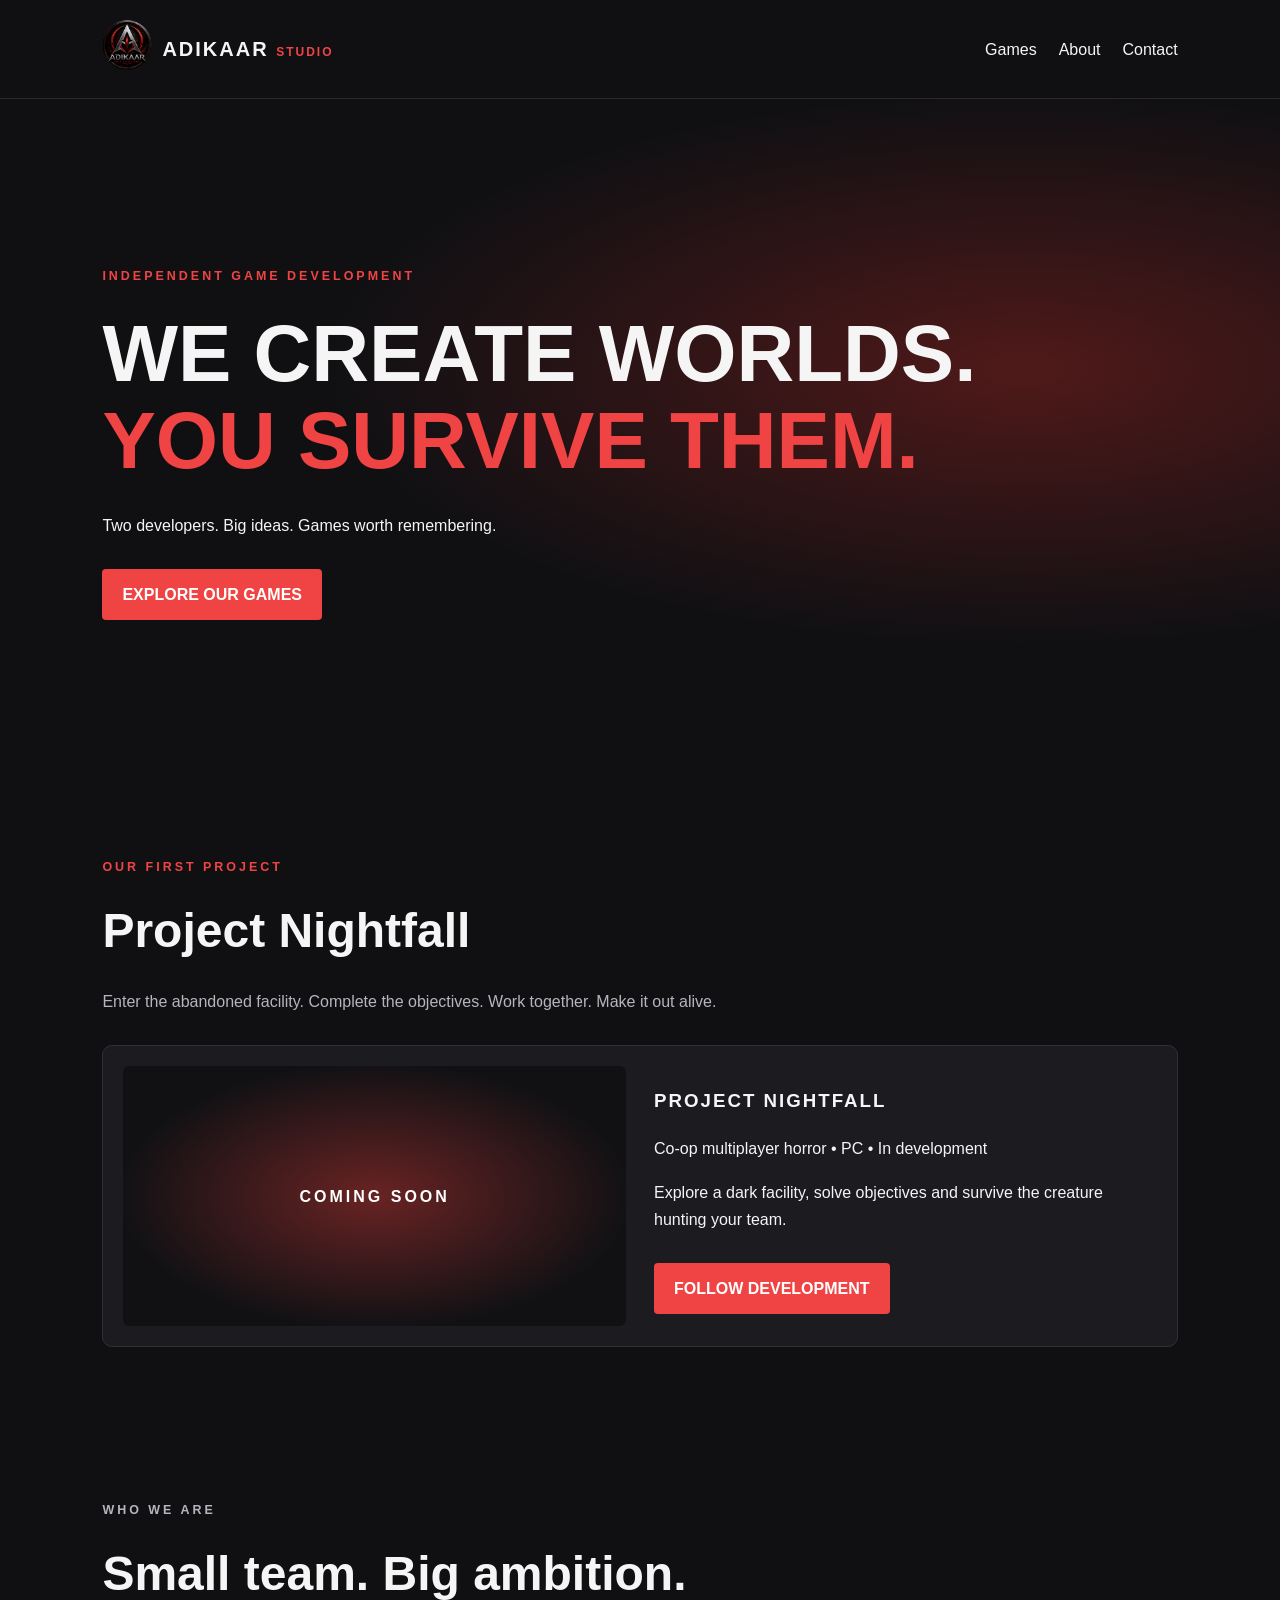
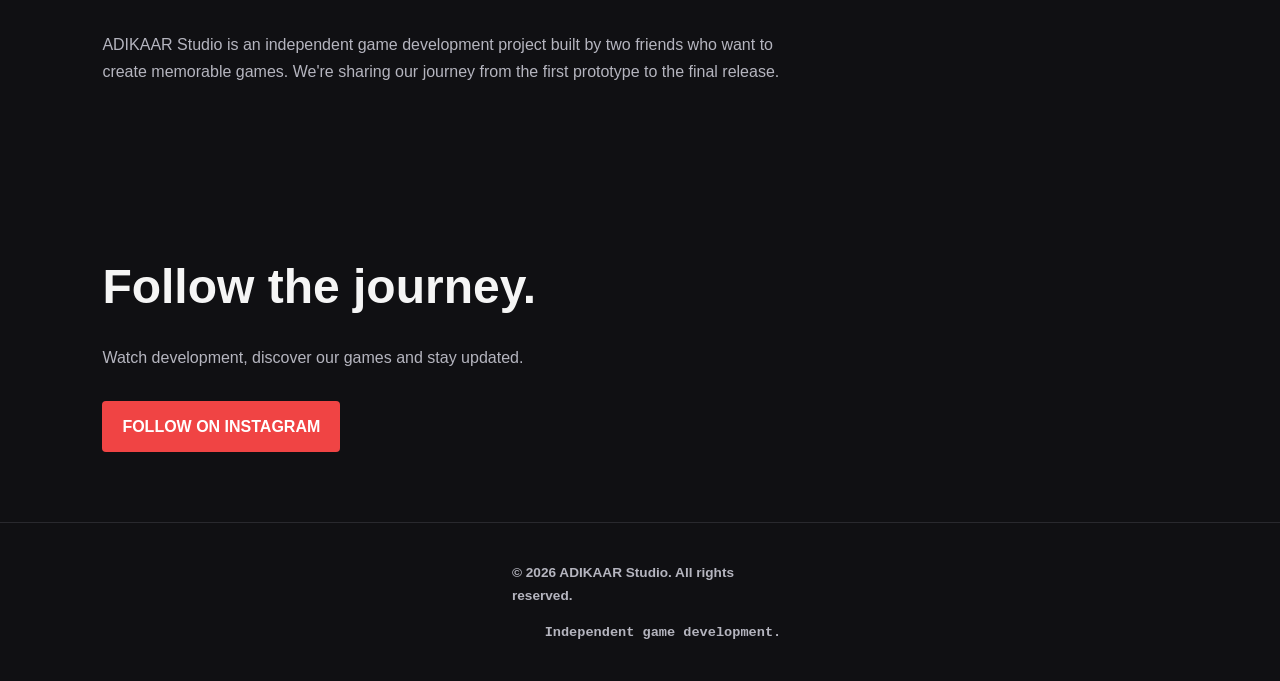
<file: index.html>
<!DOCTYPE html>
<html lang="en">
<head>
  <meta charset="UTF-8">
  <meta name="viewport" content="width=device-width, initial-scale=1">
  <meta name="theme-color" content="#101013">
  <meta name="description"
        content="ADIKAAR Studio is an independent game studio creating immersive games.">
  <link rel="icon" type="image/jpeg" href="./Logo.jpeg">
  <title>ADIKAAR Studio | Independent Games</title>
  <link rel="stylesheet" href="style.css">
</head>
<body>
  <header class="navbar">
    <div class="logo">

     <a href="#home">
      <img src="./Logo.jpeg" alt="ADIKAAR Studio Logo">
     </a> 
     <a class="brand" href="#home">ADIKAAR <span>STUDIO</span></a>

    </div>
    
    <nav>
      <a href="#games">Games</a>
      <a href="#about">About</a>
      <a href="#contact">Contact</a>
    </nav>
  </header>

  <main>
    <section class="hero" id="home">
      <p class="eyebrow">INDEPENDENT GAME DEVELOPMENT</p>
      <h1>WE CREATE WORLDS.<br><span>YOU SURVIVE THEM.</span></h1>
      <p>Two developers. Big ideas. Games worth remembering.</p>
      <a class="button" href="#games">EXPLORE OUR GAMES</a>
    </section>

    <section class="section" id="games">
      <p class="eyebrow">OUR FIRST PROJECT</p>
      <h2>Project Nightfall</h2>
      <p class="muted">
        Enter the abandoned facility. Complete the objectives.
        Work together. Make it out alive.
      </p>
      <div class="game-card">
        <div class="game-art">
          <span>COMING SOON</span>
        </div>
        <div class="game-info">
          <h3>PROJECT NIGHTFALL</h3>
          <p>Co-op multiplayer horror • PC • In development</p>
          <p>
            Explore a dark facility, solve objectives and
            survive the creature hunting your team.
          </p>
          <a class="button" href="#contact">FOLLOW DEVELOPMENT</a>
        </div>
      </div>
    </section>

    <section class="section about" id="about">
      <p class="eyebrow">WHO WE ARE</p>
      <h2>Small team. Big ambition.</h2>
      <p>
        ADIKAAR Studio is an independent game development project
        built by two friends who want to create memorable games.
        We're sharing our journey from the first prototype
        to the final release.
      </p>
    </section>

    <section class="section contact" id="contact">
      <h2>Follow the journey.</h2>
      <p>Watch development, discover our games and stay updated.</p>
      <!-- Replace with your real Instagram URL -->
      <a class="button" href="https://www.instagram.com/_.adikaar._?psln=MTh4NjVuMjlyam9oOQ=="
         target="_blank" rel="noopener noreferrer">
        FOLLOW ON INSTAGRAM
      </a>
    </section>
  </main>

  <footer>
    <p>© <span id="year"></span> ADIKAAR Studio. All rights reserved.</p>
        <pre>    Independent game development.</pre>
  </footer>

  <script src="script.js"></script>
</body>
</html>
</file>
<file: style.css>
:root {
  --bg: #101013;
  --panel: #1b1b20;
  --red: #f04444;
  --white: #f5f5f5;
  --muted: #b5b5bf;
}

* {
  box-sizing: border-box;
}

html {
  scroll-behavior: smooth;
}

body {
  margin: 0;
  background: var(--bg);
  color: var(--white);
  font-family: Arial, Helvetica, sans-serif;
  line-height: 1.7;
}

a {
  color: inherit;
  text-decoration: none;
}

.navbar {
  display: flex;
  justify-content: space-between;
  align-items: center;
  gap: 20px;
  padding: 20px 8%;
  border-bottom: 1px solid #29292e;
}




.logo {
    display: flex;
    align-items: center;
    gap: 10px;
    img {
      width: 50px;
      height: 50px;
      border-radius: 50%;
    }
}

.brand {
  font-weight: 900;
  letter-spacing: 2px;
  font-size: 1.25rem;
}

.brand span {
  color: var(--red);
  font-size: 0.75rem;
}

nav {
  display: flex;
  gap: 22px;
}

nav a:hover {
  color: var(--red);
}

.hero {
  min-height: 75vh;
  padding: 110px 8%;
  display: flex;
  flex-direction: column;
  align-items: flex-start;
  justify-content: center;
  background:
    radial-gradient(ellipse at 80% 40%,
    #501919 0%, transparent 48%);
}

.hero h1 {
  font-size: clamp(2.4rem, 7vw, 5rem);
  line-height: 1.08;
  margin: 12px 0;
}

.hero h1 span,
.eyebrow {
  color: var(--red);
}

.eyebrow {
  font-size: 0.78rem;
  font-weight: bold;
  letter-spacing: 3px;
}

.button {
  display: inline-block;
  padding: 12px 20px;
  margin-top: 14px;
  background: var(--red);
  color: white;
  font-weight: bold;
  border-radius: 4px;
}

.button:hover {
  background: #c82d2d;
}

.section {
  padding: 70px 8%;
}

.section h2 {
  font-size: clamp(2rem, 5vw, 3rem);
  margin: 5px 0 12px;
}

.muted,
.about p,
.contact p {
  color: var(--muted);
  max-width: 680px;
}

.game-card {
  margin-top: 30px;
  display: grid;
  grid-template-columns: 1fr 1fr;
  gap: 28px;
  padding: 20px;
  background: var(--panel);
  border: 1px solid #303036;
  border-radius: 10px;
}

.game-art {
  min-height: 260px;
  display: grid;
  place-items: center;
  background:
    radial-gradient(ellipse at center, #692323, #111114 72%);
  border-radius: 6px;
  color: white;
  font-weight: bold;
  letter-spacing: 3px;
}

.game-info h3 {
  letter-spacing: 2px;
}

footer {
  padding: 24px 40%;
  border-top: 1px solid #29292e;
  color: var(--muted);
  font-size: 0.85rem;
  font-weight: bold;

}

@media (max-width: 650px) {
  .navbar {
    padding: 16px 5%;
    flex-wrap: wrap;
  }

  nav {
    gap: 14px;
    font-size: 0.9rem;
  }

  .hero {
    padding: 80px 6%;
  }

  .section {
    padding: 50px 6%;
  }

  .game-card {
    grid-template-columns: 1fr;
  }
}
</file>
